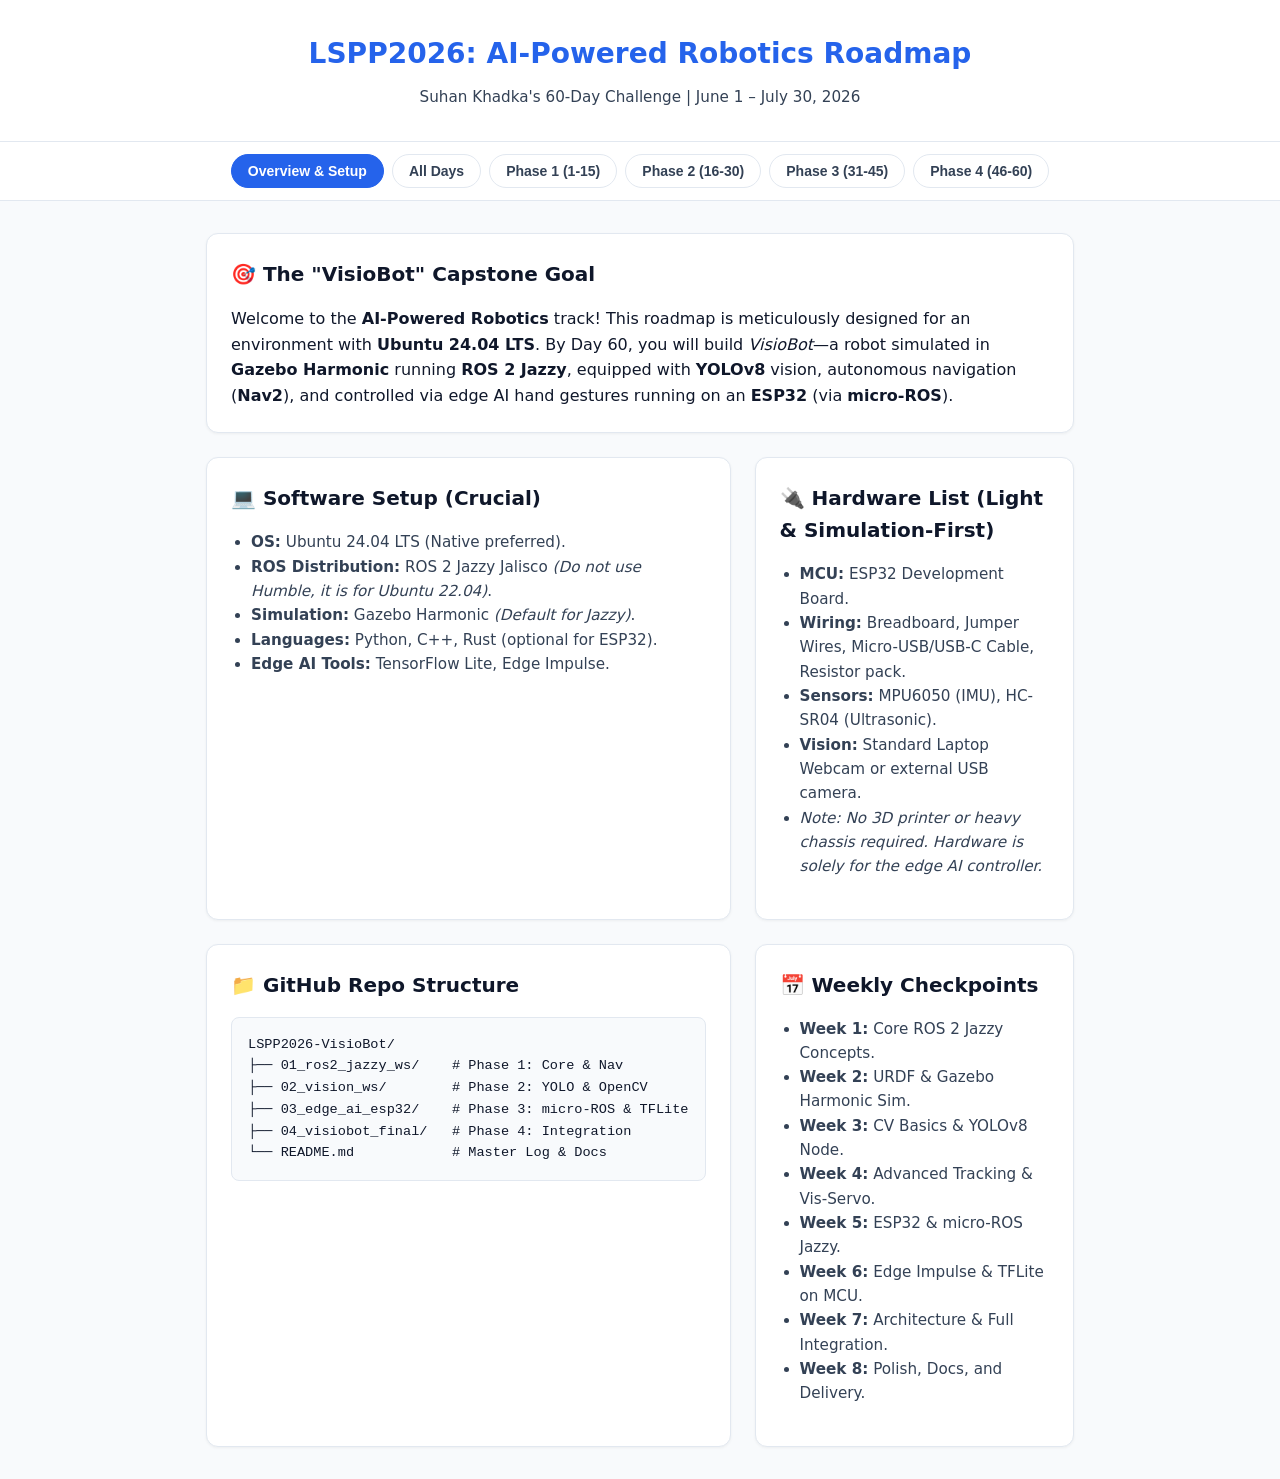
<file: LSPPDAY60/docs/gemini-code-1780160973417.html>
<!DOCTYPE html>
<html lang="en">
<head>
<meta charset="UTF-8">
<meta name="viewport" content="width=device-width, initial-scale=1.0">
<title>LSPP2026 60-Day Roadmap: AI-Powered Robotics</title>
<style>
    :root {
        --bg-main: #f8fafc;
        --bg-card: #ffffff;
        --text-main: #0f172a;
        --text-secondary: #334155;
        --text-tertiary: #64748b;
        --border-color: #e2e8f0;
        --primary: #2563eb;
        --primary-hover: #1d4ed8;
        --success: #059669;
        
        /* Tag Colors */
        --tag-ros-bg: #dbeafe; --tag-ros-txt: #1e40af;
        --tag-sim-bg: #dcfce7; --tag-sim-txt: #166534;
        --tag-cv-bg: #fef08a; --tag-cv-txt: #854d0e;
        --tag-edge-bg: #fee2e2; --tag-edge-txt: #991b1b;
        --tag-hw-bg: #ffedd5; --tag-hw-txt: #9a3412;
        --tag-cap-bg: #f3e8ff; --tag-cap-txt: #6b21a8;

        font-family: system-ui, -apple-system, "Segoe UI", Roboto, "Helvetica Neue", Arial, sans-serif;
    }

    * { box-sizing: border-box; margin: 0; padding: 0; }
    body { background-color: var(--bg-main); color: var(--text-main); line-height: 1.6; padding: 0; margin: 0; }
    
    header { background-color: var(--bg-card); border-bottom: 1px solid var(--border-color); padding: 2rem 1rem; text-align: center; }
    header h1 { font-size: 1.75rem; font-weight: 700; color: var(--primary); margin-bottom: 0.5rem; }
    header p { color: var(--text-secondary); font-size: 0.95rem; font-weight: 500; }

    .nav-container { display: flex; justify-content: center; background: var(--bg-card); padding: 0.75rem; border-bottom: 1px solid var(--border-color); position: sticky; top: 0; z-index: 100; flex-wrap: wrap; gap: 0.5rem; }
    .nav-btn { background: none; border: 1px solid var(--border-color); color: var(--text-secondary); padding: 0.5rem 1rem; border-radius: 9999px; font-size: 0.875rem; font-weight: 600; cursor: pointer; transition: all 0.2s; }
    .nav-btn:hover { background: var(--border-color); }
    .nav-btn.active { background: var(--primary); color: #fff; border-color: var(--primary); }

    .main-container { max-width: 900px; margin: 2rem auto; padding: 0 1rem; }

    /* Overview Styles */
    .overview-grid { display: grid; grid-template-columns: 1fr; gap: 1.5rem; }
    @media (min-width: 768px) { .overview-grid { grid-template-columns: 1fr 1fr; } }
    .card { background: var(--bg-card); border: 1px solid var(--border-color); border-radius: 0.75rem; padding: 1.5rem; box-shadow: 0 1px 3px rgba(0,0,0,0.05); }
    .card h2 { font-size: 1.25rem; font-weight: 600; margin-bottom: 1rem; color: var(--text-main); display: flex; align-items: center; gap: 0.5rem; }
    .card h3 { font-size: 1rem; font-weight: 600; margin: 1rem 0 0.5rem; }
    .card ul { padding-left: 1.25rem; margin-bottom: 1rem; color: var(--text-secondary); font-size: 0.95rem; }
    .card pre { background: var(--bg-main); padding: 1rem; border-radius: 0.5rem; font-size: 0.85rem; overflow-x: auto; border: 1px solid var(--border-color); }

    /* Search Bar */
    .search-wrapper { margin-bottom: 1.5rem; }
    .search-input { width: 100%; padding: 0.75rem 1rem; border: 1px solid var(--border-color); border-radius: 0.5rem; font-size: 1rem; outline: none; transition: border-color 0.2s; }
    .search-input:focus { border-color: var(--primary); box-shadow: 0 0 0 3px rgba(37,99,235,0.1); }

    /* Day Cards */
    .day-card { background: var(--bg-card); border: 1px solid var(--border-color); border-radius: 0.5rem; margin-bottom: 1rem; overflow: hidden; transition: transform 0.2s, box-shadow 0.2s; }
    .day-card:hover { box-shadow: 0 4px 6px -1px rgba(0,0,0,0.1); }
    .day-header { padding: 1rem 1.25rem; display: flex; align-items: center; justify-content: space-between; cursor: pointer; background: var(--bg-card); }
    .day-header:hover { background: #f8fafc; }
    .day-info { display: flex; align-items: center; gap: 1rem; flex: 1; }
    .day-num { background: var(--primary); color: #fff; font-weight: 700; font-size: 0.85rem; padding: 0.25rem 0.6rem; border-radius: 0.375rem; white-space: nowrap; }
    .day-title { font-weight: 600; font-size: 1.05rem; }
    .day-tags { display: flex; gap: 0.5rem; flex-wrap: wrap; margin-left: 1rem; }
    .tag { font-size: 0.75rem; font-weight: 600; padding: 0.1rem 0.5rem; border-radius: 9999px; text-transform: uppercase; }
    .icon-chevron { font-size: 1.2rem; color: var(--text-tertiary); transition: transform 0.3s; }
    .day-card.open .icon-chevron { transform: rotate(180deg); }
    
    .day-body { display: none; border-top: 1px solid var(--border-color); padding: 1.25rem; background: #fafafa; }
    .day-card.open .day-body { display: block; }

    .grid-2 { display: grid; grid-template-columns: 1fr; gap: 1rem; margin-bottom: 1rem; }
    @media (min-width: 768px) { .grid-2 { grid-template-columns: 1fr 1fr; } }
    
    .sec-title { font-size: 0.85rem; text-transform: uppercase; letter-spacing: 0.05em; font-weight: 700; color: var(--text-tertiary); margin-bottom: 0.25rem; }
    .sec-content { font-size: 0.95rem; color: var(--text-secondary); margin-bottom: 1rem; }
    .sec-content ul { padding-left: 1.25rem; }
    .sec-content li { margin-bottom: 0.25rem; }

    /* Tweet Box */
    .tweet-box { background: var(--bg-card); border: 1px solid #bae6fd; border-radius: 0.5rem; padding: 1rem; margin-bottom: 1rem; position: relative; }
    .tweet-text { font-family: monospace; font-size: 0.85rem; color: var(--text-secondary); white-space: pre-wrap; margin-bottom: 0.5rem; }
    .copy-btn { position: absolute; top: 0.5rem; right: 0.5rem; background: var(--primary); color: white; border: none; padding: 0.25rem 0.5rem; font-size: 0.75rem; border-radius: 0.25rem; cursor: pointer; }
    .copy-btn:hover { background: var(--primary-hover); }

    /* Links */
    .link-list { display: flex; flex-direction: column; gap: 0.5rem; }
    .link-item { display: inline-flex; align-items: center; gap: 0.5rem; font-size: 0.9rem; color: var(--primary); text-decoration: none; font-weight: 500; }
    .link-item:hover { text-decoration: underline; }

    /* Specific Tag Colors */
    .tag-ros2 { background: var(--tag-ros-bg); color: var(--tag-ros-txt); }
    .tag-sim { background: var(--tag-sim-bg); color: var(--tag-sim-txt); }
    .tag-vision { background: var(--tag-cv-bg); color: var(--tag-cv-txt); }
    .tag-edgeai { background: var(--tag-edge-bg); color: var(--tag-edge-txt); }
    .tag-hardware { background: var(--tag-hw-bg); color: var(--tag-hw-txt); }
    .tag-capstone { background: var(--tag-cap-bg); color: var(--tag-cap-txt); }
    
    .hidden { display: none !important; }
</style>
</head>
<body>

<header>
    <h1>LSPP2026: AI-Powered Robotics Roadmap</h1>
    <p>Suhan Khadka's 60-Day Challenge | June 1 – July 30, 2026</p>
</header>

<nav class="nav-container" id="navContainer">
    <button class="nav-btn active" data-target="overview">Overview & Setup</button>
    <button class="nav-btn" data-target="all">All Days</button>
    <button class="nav-btn" data-target="p1">Phase 1 (1-15)</button>
    <button class="nav-btn" data-target="p2">Phase 2 (16-30)</button>
    <button class="nav-btn" data-target="p3">Phase 3 (31-45)</button>
    <button class="nav-btn" data-target="p4">Phase 4 (46-60)</button>
</nav>

<div class="main-container">
    
    <div id="view-overview" class="view-section">
        <div class="overview-grid">
            <div class="card" style="grid-column: 1 / -1;">
                <h2>🎯 The "VisioBot" Capstone Goal</h2>
                <p>Welcome to the <strong>AI-Powered Robotics</strong> track! This roadmap is meticulously designed for an environment with <strong>Ubuntu 24.04 LTS</strong>. By Day 60, you will build <em>VisioBot</em>—a robot simulated in <strong>Gazebo Harmonic</strong> running <strong>ROS 2 Jazzy</strong>, equipped with <strong>YOLOv8</strong> vision, autonomous navigation (<strong>Nav2</strong>), and controlled via edge AI hand gestures running on an <strong>ESP32</strong> (via <strong>micro-ROS</strong>).</p>
            </div>

            <div class="card">
                <h2>💻 Software Setup (Crucial)</h2>
                <ul>
                    <li><strong>OS:</strong> Ubuntu 24.04 LTS (Native preferred).</li>
                    <li><strong>ROS Distribution:</strong> ROS 2 Jazzy Jalisco <em>(Do not use Humble, it is for Ubuntu 22.04)</em>.</li>
                    <li><strong>Simulation:</strong> Gazebo Harmonic <em>(Default for Jazzy)</em>.</li>
                    <li><strong>Languages:</strong> Python, C++, Rust (optional for ESP32).</li>
                    <li><strong>Edge AI Tools:</strong> TensorFlow Lite, Edge Impulse.</li>
                </ul>
            </div>

            <div class="card">
                <h2>🔌 Hardware List (Light & Simulation-First)</h2>
                <ul>
                    <li><strong>MCU:</strong> ESP32 Development Board.</li>
                    <li><strong>Wiring:</strong> Breadboard, Jumper Wires, Micro-USB/USB-C Cable, Resistor pack.</li>
                    <li><strong>Sensors:</strong> MPU6050 (IMU), HC-SR04 (Ultrasonic).</li>
                    <li><strong>Vision:</strong> Standard Laptop Webcam or external USB camera.</li>
                    <li><em>Note: No 3D printer or heavy chassis required. Hardware is solely for the edge AI controller.</em></li>
                </ul>
            </div>

            <div class="card">
                <h2>📁 GitHub Repo Structure</h2>
                <pre>
LSPP2026-VisioBot/
├── 01_ros2_jazzy_ws/    # Phase 1: Core & Nav
├── 02_vision_ws/        # Phase 2: YOLO & OpenCV
├── 03_edge_ai_esp32/    # Phase 3: micro-ROS & TFLite
├── 04_visiobot_final/   # Phase 4: Integration
└── README.md            # Master Log & Docs</pre>
            </div>

            <div class="card">
                <h2>📅 Weekly Checkpoints</h2>
                <ul>
                    <li><strong>Week 1:</strong> Core ROS 2 Jazzy Concepts.</li>
                    <li><strong>Week 2:</strong> URDF & Gazebo Harmonic Sim.</li>
                    <li><strong>Week 3:</strong> CV Basics & YOLOv8 Node.</li>
                    <li><strong>Week 4:</strong> Advanced Tracking & Vis-Servo.</li>
                    <li><strong>Week 5:</strong> ESP32 & micro-ROS Jazzy.</li>
                    <li><strong>Week 6:</strong> Edge Impulse & TFLite on MCU.</li>
                    <li><strong>Week 7:</strong> Architecture & Full Integration.</li>
                    <li><strong>Week 8:</strong> Polish, Docs, and Delivery.</li>
                </ul>
            </div>
        </div>
    </div>

    <div id="view-roadmap" class="view-section hidden">
        <div class="search-wrapper">
            <input type="text" id="searchInput" class="search-input" placeholder="Search days, tasks, or tags (e.g., 'Gazebo', 'YOLO', 'ROS2')...">
        </div>
        <div id="daysContainer">
            </div>
    </div>

</div>

<script>
// Data structure for the 60 days to keep HTML clean and avoid output truncation.
const roadmapData = [
  // PHASE 1
  {d:1, p:1, t:"ROS 2 Jazzy & Ubuntu 24.04 Setup", obj:"Install ROS 2 Jazzy on Ubuntu 24.04 and configure the workspace.", tsk:["Install Ubuntu 24.04 LTS (native or WSL2).","Install ROS 2 Jazzy Desktop following official docs.","Create a ros2_ws and src folder.","Initialize a git repository for your 60-day challenge."], out:"A fully functioning ROS 2 Jazzy environment ready for development.", time:"2h", del:"Terminal screenshot running the ROS 2 talker/listener demo.", ref:"Setting up the environment properly prevents 90% of future debugging headaches.", tw:"Day 1 of #LSPP2026! Kickstarting the AI-Robotics track. Installed ROS 2 Jazzy on Ubuntu 24.04 and ran my first talker/listener node! 🚀 #ROS2 #Robotics #LearnInPublic @lftechnology", ev:"Screenshot of terminal with talker/listener.", ln:[{txt:"ROS 2 Jazzy Installation",url:"https://docs.ros.org/en/jazzy/Installation/Ubuntu-Install-Debs.html"},{txt:"Creating a Workspace",url:"https://docs.ros.org/en/jazzy/Tutorials/Beginner-Client-Libraries/Creating-A-Workspace/Creating-A-Workspace.html"}], tag:["ROS2","Setup"]},
  {d:2, p:1, t:"Packages & Nodes (Python/C++)", obj:"Understand how to create ROS 2 packages and write basic nodes.", tsk:["Create a Python package named 'visiobot_core'.","Write a simple publisher node in Python.","Write a simple subscriber node in Python.","Build the workspace using 'colcon build'."], out:"Ability to create and build custom ROS 2 packages.", time:"2.5h", del:"Two terminals showing custom publisher and subscriber communicating.", ref:"Nodes are the fundamental building blocks; mastering them is step one.", tw:"Day 2/60: Wrote my first custom ROS 2 Jazzy nodes in Python! Publisher and Subscriber talking perfectly. 📡 #ROS2 #Python #LSPP2026", ev:"Code snippet of the publisher node.", ln:[{txt:"Creating a Package",url:"https://docs.ros.org/en/jazzy/Tutorials/Beginner-Client-Libraries/Creating-Your-First-ROS2-Package.html"},{txt:"Writing a Simple Pub/Sub (Python)",url:"https://docs.ros.org/en/jazzy/Tutorials/Beginner-Client-Libraries/Writing-A-Simple-Py-Publisher-And-Subscriber.html"}], tag:["ROS2"]},
  {d:3, p:1, t:"Mastering ROS 2 Topics", obj:"Deep dive into ROS 2 Topics, message types, and CLI tools.", tsk:["Use 'ros2 topic list' and 'ros2 topic echo'.","Understand standard message types (std_msgs).","Create a node that processes string messages and publishes modified strings.","Use rqt_graph to visualize your topic connections."], out:"Strong command over ROS 2 CLI tools for debugging topics.", time:"2h", del:"rqt_graph screenshot showing your custom nodes.", ref:"CLI tools are a robotics engineer's best friend for debugging.", tw:"Day 3/60: Deep dive into ROS 2 Topics and CLI tools. Using rqt_graph makes visualizing the network so satisfying! 🕸️ #ROS2 #LSPP2026", ev:"Screenshot of rqt_graph.", ln:[{txt:"Understanding Topics",url:"https://docs.ros.org/en/jazzy/Tutorials/Beginner-CLI-Tools/Understanding-ROS2-Topics/Understanding-ROS2-Topics.html"},{txt:"Using rqt_console",url:"https://docs.ros.org/en/jazzy/Tutorials/Beginner-CLI-Tools/Using-Rqt-Console/Using-Rqt-Console.html"}], tag:["ROS2"]},
  {d:4, p:1, t:"Services (Client/Server)", obj:"Implement synchronous request-response communication.", tsk:["Understand the difference between Topics and Services.","Write a Service Server that adds two numbers.","Write a Service Client to call the server.","Use 'ros2 service call' from the terminal."], out:"Ability to handle synchronous tasks in ROS 2.", time:"2.5h", del:"Terminal output showing a successful service call.", ref:"Services are perfect for distinct, quick computations where the system must wait.", tw:"Day 4/60: Moving from continuous streams to synchronous requests! Built a Service Client & Server in ROS 2 Jazzy today. 🔄 #LSPP2026", ev:"Terminal executing 'ros2 service call'.", ln:[{txt:"Understanding Services",url:"https://docs.ros.org/en/jazzy/Tutorials/Beginner-CLI-Tools/Understanding-ROS2-Services/Understanding-ROS2-Services.html"},{txt:"Writing a Service (Python)",url:"https://docs.ros.org/en/jazzy/Tutorials/Beginner-Client-Libraries/Writing-A-Simple-Py-Service-And-Client.html"}], tag:["ROS2"]},
  {d:5, p:1, t:"Actions for Long Tasks", obj:"Implement Actions for long-running, interruptible tasks.", tsk:["Learn the Action structure (Goal, Feedback, Result).","Write an Action Server that simulates a long movement.","Write an Action Client to send goals and print feedback.","Cancel an action mid-execution."], out:"Mastery of asynchronous long-running tasks with feedback.", time:"3h", del:"Terminal showing action feedback percentages and final result.", ref:"Actions are crucial for real robots (like 'drive to this location').", tw:"Day 5/60: Actions in ROS 2! These are essential for long-running tasks like robot navigation where you need constant feedback. 📍 #LSPP2026 #Robotics", ev:"Snippet of Action definition file (.action).", ln:[{txt:"Understanding Actions",url:"https://docs.ros.org/en/jazzy/Tutorials/Beginner-CLI-Tools/Understanding-ROS2-Actions/Understanding-ROS2-Actions.html"},{txt:"Writing an Action Server/Client",url:"https://docs.ros.org/en/jazzy/Tutorials/Intermediate/Writing-an-Action-Server-Client/Py.html"}], tag:["ROS2"]},
  {d:6, p:1, t:"Parameters & Launch Files", obj:"Manage node configurations and launch multiple nodes.", tsk:["Declare and use parameters in a Python node.","Write a Python launch file to start your pub, sub, and service nodes together.","Change parameters dynamically via CLI.","Organize your package to install launch files properly."], out:"Ability to scale up projects using robust launch scripts.", time:"2h", del:"Single terminal command launching 3+ nodes simultaneously.", ref:"Launch files take ROS 2 from a collection of scripts to a unified system.", tw:"Day 6/60: No more opening 5 different terminals! Wrote Python launch files to spin up my entire ROS 2 Jazzy workspace at once. 🚀 #LSPP2026", ev:"Code snippet of the launch.py file.", ln:[{txt:"Understanding Parameters",url:"https://docs.ros.org/en/jazzy/Tutorials/Beginner-CLI-Tools/Understanding-ROS2-Parameters/Understanding-ROS2-Parameters.html"},{txt:"Creating a Launch File",url:"https://docs.ros.org/en/jazzy/Tutorials/Intermediate/Launch/Creating-Launch-Files.html"}], tag:["ROS2"]},
  {d:7, p:1, t:"TF2 (Transformations)", obj:"Understand coordinate frames and spatial transformations.", tsk:["Install tf2_ros and related packages.","Learn the concept of tf trees (world -> base_link).","Write a static tf broadcaster node.","Use rqt_tf_tree and tf2_echo to debug."], out:"Solid grasp of robot spatial logic and coordinate math.", time:"3h", del:"A generated PDF/screenshot of rqt_tf_tree.", ref:"TF2 is the hardest concept for beginners, but it's the backbone of robotics.", tw:"Day 7/60: Tackling TF2 (Transforms). Understanding how robots calculate where their sensors are relative to their base is mind-bending but awesome! 📐 #ROS2 #LSPP2026", ev:"Image of an rqt_tf_tree graph.", ln:[{txt:"Introduction to tf2",url:"https://docs.ros.org/en/jazzy/Tutorials/Intermediate/Tf2/Introduction-To-Tf2.html"},{txt:"Writing a Static Broadcaster",url:"https://docs.ros.org/en/jazzy/Tutorials/Intermediate/Tf2/Writing-A-Tf2-Static-Broadcaster-Py.html"}], tag:["ROS2"]},
  {d:8, p:1, t:"URDF & Robot Modeling", obj:"Create a physical model of VisioBot using URDF.", tsk:["Learn URDF syntax (links, joints).","Create a basic 2-wheeled differential drive chassis in URDF.","Add visual and collision properties.","Write a launch file using robot_state_publisher."], out:"A custom 3D robot model ready for simulation.", time:"3h", del:"URDF XML file defining VisioBot.", ref:"Visualizing the robot chassis helps anchor the abstract code into reality.", tw:"Day 8/60: Built the physical skeleton of my robot 'VisioBot' using URDF today. Defining links and joints purely in XML! 🤖 #LSPP2026 #Robotics", ev:"Snippet of URDF code.", ln:[{txt:"Building a Visual Robot Model",url:"https://docs.ros.org/en/jazzy/Tutorials/Intermediate/URDF/Building-a-Visual-Robot-Model-with-URDF-from-Scratch.html"}], tag:["Sim"]},
  {d:9, p:1, t:"Visualizing in RViz2", obj:"Spawn and interact with the URDF model in RViz2.", tsk:["Launch the URDF in RViz2.","Use joint_state_publisher_gui to move the wheels manually.","Configure RViz2 displays (RobotModel, TF).","Save the RViz2 configuration file."], out:"Interactive visual debugging environment configured.", time:"2h", del:"Screenshot of VisioBot chassis rendering in RViz2.", ref:"RViz2 shows what the robot 'thinks' is happening. Gazebo shows what is *actually* happening.", tw:"Day 9/60: Bringing VisioBot into RViz2! Using joint_state_publisher to test the wheel rotations. It's alive! 👁️ #ROS2 #RViz2 #LSPP2026", ev:"Screenshot of RViz2 with the robot model.", ln:[{txt:"Using URDF with robot_state_publisher",url:"https://docs.ros.org/en/jazzy/Tutorials/Intermediate/URDF/Using-URDF-with-Robot-State-Publisher.html"}], tag:["Sim"]},
  {d:10, p:1, t:"Gazebo Harmonic Setup", obj:"Integrate ROS 2 Jazzy with Gazebo Harmonic.", tsk:["Install ros-jazzy-ros-gz packages.","Understand the ros_gz_bridge.","Create a simple Gazebo world file (.sdf).","Launch Gazebo Harmonic from a ROS 2 launch file."], out:"Connected ROS 2 and Gazebo Harmonic environments.", time:"3h", del:"Gazebo Harmonic running an empty world launched via ROS 2.", ref:"Gazebo Harmonic is the new standard (Ignition is deprecated). Adapting to modern tools is vital.", tw:"Day 10/60: Integrated ROS 2 Jazzy with Gazebo Harmonic! The modern simulation stack is looking incredibly sleek. 🌐 #Gazebo #ROS2 #LSPP2026", ev:"Screenshot of Gazebo Harmonic UI.", ln:[{txt:"Gazebo Harmonic Docs",url:"https://gazebosim.org/docs/harmonic/tutorials/"},{txt:"ROS 2 Integration (ros_gz)",url:"https://gazebosim.org/docs/harmonic/ros2_integration/"}], tag:["Sim"]},
  {d:11, p:1, t:"Spawning VisioBot in Gazebo", obj:"Bring the URDF model into the physics simulator.", tsk:["Convert/Adapt URDF to be compatible with Gazebo (add inertial tags).","Use the 'ros_gz_sim' spawn node in your launch file.","Verify gravity and collisions are working on the chassis.","Bridge the /tf topics."], out:"A physical robot responding to gravity in simulation.", time:"3h", del:"Video/GIF of the robot spawning and dropping onto the ground plane in Gazebo.", ref:"Getting inertias right is tedious but physically accurate simulation relies on it.", tw:"Day 11/60: Spawned VisioBot into Gazebo Harmonic physics engine today! Adding inertial properties so it falls and collides realistically. 💥 #Gazebo #LSPP2026", ev:"Short GIF of robot dropping into Gazebo world.", ln:[{txt:"Spawning URDF in Gazebo",url:"https://gazebosim.org/docs/harmonic/ros2_integration/#spawning-a-urdf"}], tag:["Sim"]},
  {d:12, p:1, t:"Differential Drive Plugin", obj:"Make the robot move using ROS 2 commands.", tsk:["Add the Gazebo DiffDrive plugin to your URDF/SDF.","Configure the plugin topics (cmd_vel, odom).","Bridge cmd_vel and odom between ROS 2 and Gazebo.","Drive the robot using 'ros2 run teleop_twist_keyboard'."], out:"A fully drivable simulated robot.", time:"3h", del:"Terminal running teleop alongside Gazebo showing the robot moving.", ref:"First time driving the robot is the 'Hello World' of actual robotics.", tw:"Day 12/60: WE HAVE MOVEMENT! 🚗 Hooked up the DiffDrive plugin in Gazebo Harmonic and drove VisioBot around using my keyboard! #ROS2 #LSPP2026", ev:"Split screen screenshot: teleop terminal and Gazebo.", ln:[{txt:"Gazebo Harmonic Plugins",url:"https://gazebosim.org/docs/harmonic/using_plugins/"},{txt:"ROS 2 Teleop Setup",url:"https://docs.ros.org/en/jazzy/Tutorials/Beginner-CLI-Tools/Understanding-ROS2-Topics/Understanding-ROS2-Topics.html#ros2-topic-pub"}], tag:["Sim"]},
  {d:13, p:1, t:"SLAM Toolbox Intro", obj:"Generate a map of a Gazebo world using simulated LiDAR.", tsk:["Add a LiDAR sensor (GPU Ray) to VisioBot in URDF.","Bridge the /scan topic.","Install and configure slam_toolbox.","Drive the robot around a custom Gazebo world to generate a 2D occupancy grid map."], out:"A generated map file (.yaml and .pgm).", time:"3.5h", del:"Screenshot of RViz2 showing the actively generating map.", ref:"SLAM bridges the gap between hardware sensors and spatial awareness.", tw:"Day 13/60: Mapping the digital world! Attached a simulated LiDAR and used SLAM Toolbox to map a custom Gazebo environment. 🗺️ #SLAM #ROS2 #LSPP2026", ev:"Screenshot of the generated map in RViz2.", ln:[{txt:"SLAM Toolbox GitHub",url:"https://github.com/SteveMacenski/slam_toolbox"},{txt:"Gazebo Sensors",url:"https://gazebosim.org/docs/harmonic/sensors/"}], tag:["ROS2","Sim"]},
  {d:14, p:1, t:"Nav2 Stack Fundamentals", obj:"Configure Nav2 for autonomous point-to-point navigation.", tsk:["Install ros-jazzy-navigation2 and nav2-bringup.","Configure costmaps (global and local) for VisioBot.","Launch Nav2 using the map generated yesterday.","Use RViz2 '2D Goal Pose' to command the robot."], out:"A robot capable of autonomous path planning and obstacle avoidance.", time:"4h", del:"Video of the robot autonomously navigating around an obstacle to reach a goal.", ref:"Nav2 is highly complex; focus on getting the default parameters working first.", tw:"Day 14/60: Autonomous Navigation achieved! Configured Nav2 stack, and VisioBot can now plan paths and dodge obstacles on its own. 🧠🤖 #Nav2 #LSPP2026", ev:"Screenshot of Nav2 costmaps in RViz2.", ln:[{txt:"Nav2 Official Documentation",url:"https://docs.nav2.org/"},{txt:"Nav2 Getting Started",url:"https://docs.nav2.org/getting_started/index.html"}], tag:["ROS2","Sim"]},
  {d:15, p:1, t:"Phase 1 Capstone", obj:"Consolidate Phase 1 into a clean, reproducible launch package.", tsk:["Create a master launch file bringing up Gazebo, RViz, SLAM/Nav2, and the robot.","Document the workspace setup in a README.md.","Push Phase 1 to GitHub.","Review Jazzy/Harmonic specifics learned."], out:"A professional, portfolio-ready simulation workspace.", time:"3h", del:"GitHub repository link with a comprehensive README.", ref:"Phase 1 built the body and the navigation brain. Next phase gives it eyes.", tw:"Day 15/60: Phase 1 Complete! 🎉 Built a fully autonomous, simulated robot stack using ROS 2 Jazzy and Gazebo Harmonic. Code is pushed and documented. Ready for Computer Vision! #LSPP2026", ev:"Link to GitHub Repo.", ln:[{txt:"Writing Good READMEs",url:"https://docs.github.com/en/repositories/managing-your-repositorys-settings-and-features/customizing-your-repository/about-readmes"}], tag:["Capstone"]},

  // PHASE 2
  {d:16, p:2, t:"ROS 2 Image Transport", obj:"Understand how images move through a ROS 2 network.", tsk:["Add a simulated camera sensor to VisioBot in Gazebo.","Bridge the image topic to ROS 2.","Use rqt_image_view to view the camera feed.","Analyze bandwidth usage of raw images."], out:"Live camera feed inside the ROS 2 ecosystem.", time:"2h", del:"Screenshot of rqt_image_view showing the Gazebo camera perspective.", ref:"Images are huge data streams; understanding compression and transport is key.", tw:"Day 16/60: Kicking off Phase 2 - Computer Vision! VisioBot now has eyes. Mounted a simulated camera in Gazebo and streaming it via ROS 2 topics. 📷 #LSPP2026 #ComputerVision", ev:"Screenshot of rqt_image_view.", ln:[{txt:"Image Transport Tutorial",url:"https://docs.ros.org/en/jazzy/Tutorials/Advanced/Image-Transport.html"},{txt:"Gazebo Camera Sensor",url:"https://gazebosim.org/docs/harmonic/sensors/"}], tag:["Vision"]},
  {d:17, p:2, t:"CvBridge & OpenCV Basics", obj:"Bridge ROS 2 Image messages to OpenCV format.", tsk:["Install OpenCV and cv_bridge.","Write a Python node that subscribes to the camera topic.","Convert ROS Image to OpenCV format.","Apply a basic OpenCV filter (e.g., Canny edge detection) and republish."], out:"Ability to manipulate ROS image streams with OpenCV.", time:"3h", del:"Terminal output and rqt_image_view showing edge-detected output.", ref:"cv_bridge is the essential glue between ROS architecture and CV algorithms.", tw:"Day 17/60: Bridged the gap between ROS 2 and OpenCV using cv_bridge! Successfully applying live edge-detection filters to the robot's camera feed. 👁️💻 #OpenCV #LSPP2026", ev:"Side-by-side raw image and edge-detected image.", ln:[{txt:"cv_bridge Tutorial",url:"https://docs.ros.org/en/jazzy/Tutorials/Advanced/CV-Bridge.html"},{txt:"OpenCV Image Processing",url:"https://docs.opencv.org/4.x/d2/d96/tutorial_py_table_of_contents_imgproc.html"}], tag:["Vision"]},
  {d:18, p:2, t:"Object Detection Concepts", obj:"Review modern object detection architectures.", tsk:["Study the difference between Image Classification, Object Detection, and Segmentation.","Understand YOLO architecture concepts (single-shot detection, anchor boxes).","Setup a Python virtual environment for deep learning outside ROS 2 to test."], out:"Solid theoretical foundation before implementation.", time:"2h", del:"A short markdown summary in your repo of how YOLO works.", ref:"Don't treat ML models as black boxes; understand the tensor shapes in and out.", tw:"Day 18/60: Taking a step back to study the theory behind YOLO and single-shot object detectors. Setting up the deep learning environments for tomorrow! 🧠 #MachineLearning #LSPP2026", ev:"Photo of hand-drawn notes on YOLO architecture.", ln:[{txt:"Understanding Object Detection",url:"https://huggingface.co/tasks/object-detection"},{txt:"Ultralytics Docs",url:"https://docs.ultralytics.com/"}], tag:["Vision"]},
  {d:19, p:2, t:"YOLOv8 Setup & Inference", obj:"Run YOLOv8 on images and video streams.", tsk:["Install ultralytics package (pip install ultralytics).","Download yolov8n.pt (Nano model for speed).","Write a standalone Python script to run inference on a local video file.","Extract bounding box coordinates and class labels from the result object."], out:"Working YOLOv8 inference pipeline in pure Python.", time:"2.5h", del:"Terminal printing bounding box coordinates.", ref:"The Nano model is crucial for robotics where CPU/GPU resources are limited.", tw:"Day 19/60: YOLOv8 is running! Implemented the Ultralytics Nano model in Python to extract live bounding box coordinates. It's incredibly fast. ⚡ #YOLOv8 #AI #LSPP2026", ev:"Screenshot of bounding box output.", ln:[{txt:"Ultralytics Quickstart",url:"https://docs.ultralytics.com/quickstart/"},{txt:"YOLOv8 Python Usage",url:"https://docs.ultralytics.com/usage/python/"}], tag:["Vision"]},
  {d:20, p:2, t:"YOLOv8 as a ROS 2 Node", obj:"Integrate the YOLOv8 pipeline into a ROS 2 node.", tsk:["Create a new package 'visiobot_vision'.","Write a node subscribing to the camera topic, running YOLO inference, and publishing custom 'DetectionArray' messages.","Republish an image with drawn bounding boxes for rqt_image_view."], out:"A realtime object detection ROS 2 pipeline.", time:"3.5h", del:"RViz2 or rqt showing live bounding boxes on simulated objects.", ref:"Combining ROS callbacks with heavy ML inference requires careful handling to avoid lag.", tw:"Day 20/60: Full Integration! YOLOv8 is now officially a ROS 2 node running on VisioBot's camera feed. Publishing detection arrays directly into the ROS network! 🎯 #ROS2 #YOLOv8 #LSPP2026", ev:"Screenshot of rqt_image_view with YOLO bounding boxes.", ln:[{txt:"Ultralytics YOLO Docs",url:"https://docs.ultralytics.com/"},{txt:"ROS 2 Custom Messages",url:"https://docs.ros.org/en/jazzy/Tutorials/Beginner-Client-Libraries/Custom-ROS2-Interfaces.html"}], tag:["Vision","ROS2"]},
  {d:21, p:2, t:"Object Tracking (ByteTrack)", obj:"Maintain object identities across frames.", tsk:["Understand the difference between detection and tracking.","Enable the built-in ByteTrack tracker in Ultralytics YOLOv8 (`model.track()`).","Publish the object ID alongside the bounding box in your ROS 2 node.","Test with multiple identical objects in Gazebo."], out:"Node capable of tracking unique objects persistently.", time:"3h", del:"Terminal output showing persistent IDs for objects.", ref:"Tracking is required for logic like 'follow THAT specific person'.", tw:"Day 21/60: Upgraded VisioBot's vision with ByteTrack! Now it doesn't just detect objects, it tracks their unique identities across frames. 🆔 #ComputerVision #LSPP2026", ev:"Snippet of terminal output showing tracking IDs.", ln:[{txt:"Ultralytics Tracking Docs",url:"https://docs.ultralytics.com/modes/track/"}], tag:["Vision"]},
  {d:22, p:2, t:"ArUco Marker Basics", obj:"Detect fiducial markers for precise pose estimation.", tsk:["Generate ArUco markers using OpenCV.","Place a marker texture onto a box in the Gazebo world.","Write a ROS 2 node using OpenCV's `aruco.detectMarkers()` to find it in the camera feed."], out:"Reliable detection of precise visual markers.", time:"2.5h", del:"Image feed highlighting the detected ArUco marker corners.", ref:"YOLO is great for semantic 'what is this', ArUco is perfect for precise 'exactly where is this'.", tw:"Day 22/60: Added ArUco marker detection! While YOLO gives semantic understanding, ArUco markers provide millimeter-perfect reference points for robotics. 📍 #OpenCV #LSPP2026", ev:"Screenshot of detected ArUco marker.", ln:[{txt:"OpenCV ArUco Detection",url:"https://docs.opencv.org/4.x/d5/dae/tutorial_aruco_detection.html"}], tag:["Vision"]},
  {d:23, p:2, t:"ArUco Pose Estimation", obj:"Calculate 3D pose from a 2D ArUco marker.", tsk:["Extract camera intrinsics (camera_info topic).","Use `cv2.solvePnP` to estimate the marker's 3D pose relative to the camera.","Publish the marker's pose as a TF2 transform."], out:"Realtime 3D localization of an object using monocular vision.", time:"3.5h", del:"RViz2 displaying a TF frame explicitly located at the marker's position.", ref:"This is where 2D pixels translate into 3D robot workspace coordinates.", tw:"Day 23/60: The math gets real! Used solvePnP to convert 2D ArUco pixels into a full 3D spatial transform in RViz2. VisioBot knows exactly where the target is. 📐 #TF2 #ROS2 #LSPP2026", ev:"Screenshot of RViz2 showing the new TF frame.", ln:[{txt:"OpenCV Pose Estimation",url:"https://docs.opencv.org/4.x/d5/d1f/calib3d_solvePnP.html"},{txt:"TF2 Broadcaster",url:"https://docs.ros.org/en/jazzy/Tutorials/Intermediate/Tf2/Writing-A-Tf2-Broadcaster-Py.html"}], tag:["Vision"]},
  {d:24, p:2, t:"Monocular Depth (MiDaS)", obj:"Estimate depth from a standard 2D camera.", tsk:["Understand limitations of purely 2D cameras.","Load a MiDaS model via PyTorch Hub (or TFLite).","Run inference on the camera stream to generate a depth map.","Publish the depth map as a ROS `sensor_msgs/Image`."], out:"A simulated RGB-D sensor using only ML.", time:"3h", del:"Side-by-side view of RGB feed and generated Depth map.", ref:"MiDaS provides relative depth, which is amazing for obstacle avoidance when LiDAR fails.", tw:"Day 24/60: Who needs an expensive depth camera? Used the MiDaS ML model to generate a real-time depth map from a standard 2D webcam feed in ROS 2! 🌌 #DeepLearning #LSPP2026", ev:"Side by side RGB and Depth maps.", ln:[{txt:"MiDaS PyTorch Hub",url:"https://pytorch.org/hub/intelisl_midas_v2/"}], tag:["Vision"]},
  {d:25, p:2, t:"PointCloud2 Basics", obj:"Understand 3D spatial data representation in ROS 2.", tsk:["Replace the standard camera in Gazebo with an RGB-D camera (realsense simulation).","Subscribe to the `sensor_msgs/PointCloud2` topic.","Visualize the point cloud in RViz2.","Write a basic node to read point cloud data using `sensor_msgs_py.point_cloud2`."], out:"Familiarity with manipulating 3D point clouds.", time:"2h", del:"RViz2 screenshot showing full 3D point cloud of the environment.", ref:"Point clouds are heavy. Efficient processing is required.", tw:"Day 25/60: Upgraded to an RGB-D sensor in simulation. Working with PointCloud2 data in ROS 2 is fascinating—seeing the world in 3D data points! 🧊 #ROS2 #LSPP2026", ev:"Screenshot of RViz2 point cloud.", ln:[{txt:"PointCloud2 Message",url:"http://docs.ros.org/en/jazzy/p/sensor_msgs/interfaces/msg/PointCloud2.html"}], tag:["Vision"]},
  {d:26, p:2, t:"PCL (Point Cloud Library)", obj:"Filter and process point clouds.", tsk:["Install `pcl_ros` or use Python `open3d` as an alternative.","Apply a VoxelGrid filter to downsample the cloud.","Apply a PassThrough filter to remove the floor.","Publish the filtered cloud."], out:"Optimized 3D data ready for navigation or manipulation.", time:"3h", del:"RViz2 showing the much sparser, optimized point cloud.", ref:"Raw point clouds freeze networks; voxelization saves the day.", tw:"Day 26/60: Point clouds are heavy! Implemented VoxelGrid filtering today to downsample the 3D data while retaining the environmental structure. Efficiency is key. 📉 #PCL #Robotics #LSPP2026", ev:"Before and after point cloud density images.", ln:[{txt:"PCL VoxelGrid Tutorial",url:"https://pcl.readthedocs.io/projects/tutorials/en/master/voxel_grid.html"}], tag:["Vision"]},
  {d:27, p:2, t:"Visual Servoing Concepts", obj:"Design a control loop based on visual input.", tsk:["Learn Image-Based Visual Servoing (IBVS) vs Position-Based (PBVS).","Design a simple P-controller (Proportional) in Python.","Logic: If bounding box center is to the left of image center, output angular velocity left."], out:"A control algorithm mapped out for implementation.", time:"2h", del:"A flowchart or pseudocode in your repo explaining the control loop.", ref:"Closing the loop between Vision and Motion is the essence of autonomous robotics.", tw:"Day 27/60: Designing the brain! Mapping out the Proportional control algorithms for Visual Servoing. Soon VisioBot will move based purely on what it sees. 🧠👀 #ControlSystems #LSPP2026", ev:"Photo of control loop flowchart.", ln:[{txt:"Visual Servoing Overview",url:"https://en.wikipedia.org/wiki/Visual_servoing"}], tag:["Vision","Sim"]},
  {d:28, p:2, t:"Visual Servoing Implementation", obj:"Write the ROS 2 node connecting YOLO to cmd_vel.", tsk:["Create 'visual_tracker_node'.","Subscribe to your custom YOLO 'DetectionArray'.","Calculate error = (image_center_x - bounding_box_center_x).","Publish `geometry_msgs/Twist` to rotate the robot toward the object."], out:"A robot that rotates to face detected objects.", time:"3.5h", del:"Video of a box moving in Gazebo, and the robot spinning to keep it in view.", ref:"Tuning the P-gain is a delicate balance between sluggishness and oscillation.", tw:"Day 28/60: The loop is closed! Wrote the visual servoing node. VisioBot now actively rotates its chassis to keep YOLO-detected objects perfectly centered in its vision. 🔄 #ROS2 #LSPP2026", ev:"Short GIF of robot tracking an object.", ln:[{txt:"geometry_msgs/Twist",url:"https://docs.ros2.org/latest/api/geometry_msgs/msg/Twist.html"}], tag:["Vision","Sim"]},
  {d:29, p:2, t:"Object Following in Gazebo", obj:"Add forward motion to the visual servoing.", tsk:["Calculate distance error using bounding box size (larger box = closer).","Add linear velocity to the `Twist` message based on size error.","Spawn a moving human/box model in Gazebo.","Tune linear and angular P-gains together."], out:"A robot that follows a specific object like a pet.", time:"3h", del:"Video of VisioBot following a moving target smoothly in simulation.", ref:"Coupling linear and angular velocity often requires limiting maximum speeds for stability.", tw:"Day 29/60: VisioBot is now a loyal follower! Combined angular and linear visual servoing so it tracks and follows a specific object autonomously in Gazebo. 🐕‍🦺 #Robotics #ComputerVision #LSPP2026", ev:"Video of robot following target.", ln:[{txt:"PID Control Basics",url:"https://en.wikipedia.org/wiki/PID_controller"}], tag:["Vision","Sim"]},
  {d:30, p:2, t:"Phase 2 Capstone", obj:"Clean, document, and push the vision workspace.", tsk:["Organize the YOLO node, ArUco node, and Tracker node.","Write a launch file that brings up Phase 1 (robot) + Phase 2 (vision + servoing).","Update the master README with Phase 2 capabilities.","Push to GitHub."], out:"A well-documented, vision-capable robotics portfolio project.", time:"2h", del:"GitHub commit and updated README with GIFs of object following.", ref:"Phase 2 is the 'cool factor'. Phase 3 brings in the embedded engineering.", tw:"Day 30/60: Halfway mark! Phase 2 is complete. VisioBot can now detect, track, and follow objects using YOLOv8 and visual servoing. Repo is updated. Bring on the Edge AI! 🎉 #LSPP2026 #ROS2", ev:"Link to updated repo and a highlight GIF.", ln:[{txt:"Writing Good READMEs",url:"https://docs.github.com/en/repositories/managing-your-repositorys-settings-and-features/customizing-your-repository/about-readmes"}], tag:["Capstone"]},

  // PHASE 3
  {d:31, p:3, t:"ESP32 & PlatformIO Setup", obj:"Prepare the embedded development environment.", tsk:["Install VS Code and the PlatformIO extension.","Create a new project for the ESP32 Dev Module (Arduino Framework).","Write a basic blink and serial print script.","Flash to the physical ESP32 and monitor output."], out:"Functioning ESP32 development workflow on Ubuntu.", time:"2h", del:"PlatformIO terminal showing 'SUCCESS' build and serial monitor output.", ref:"PlatformIO is vastly superior to the Arduino IDE for complex C++ projects.", tw:"Day 31/60: Kicking off Phase 3: Edge AI & Embedded! Set up PlatformIO for my ESP32. Say goodbye to the standard Arduino IDE, proper C++ project structures from here on out! 🔌 #ESP32 #LSPP2026", ev:"Screenshot of VSCode with PlatformIO.", ln:[{txt:"PlatformIO VSCode Guide",url:"https://docs.platformio.org/en/latest/integration/ide/vscode.html"}], tag:["Hardware"]},
  {d:32, p:3, t:"Reading ESP32 Sensors", obj:"Interface basic hardware sensors.", tsk:["Wire the MPU6050 (IMU) via I2C to the ESP32.","Install the Adafruit MPU6050 library.","Read accelerometer and gyroscope data.","Optional: Wire the HC-SR04 ultrasonic sensor and read distance."], out:"Raw data acquisition from physical sensors.", time:"3h", del:"Serial monitor showing steady streams of X,Y,Z acceleration data.", ref:"Clean sensor data is the prerequisite for any Edge AI processing.", tw:"Day 32/60: Hooked up the MPU6050 IMU to the ESP32 via I2C. Pulling raw accelerometer and gyroscope data. Real-world physics entering the MCU! ⚡ #EmbeddedSystems #LSPP2026", ev:"Photo of breadboard setup and serial monitor.", ln:[{txt:"Adafruit MPU6050 Guide",url:"https://learn.adafruit.com/mpu6050-6-dof-accelerometer-and-gyro/overview"}], tag:["Hardware"]},
  {d:33, p:3, t:"micro-ROS Jazzy Agent Setup", obj:"Install the bridge between the MCU and ROS 2.", tsk:["Understand the micro-ROS architecture (Client on ESP32, Agent on PC).","Clone the micro_ros_setup repo for Jazzy on Ubuntu.","Build the micro-ROS agent workspace using colcon.","Run the agent via Docker or native execution."], out:"A running micro-ROS agent listening on serial/UDP.", time:"2.5h", del:"Terminal showing the micro-ROS agent waiting for connections.", ref:"The Agent translates the lightweight MCU protocol (XRCE-DDS) into standard ROS 2.", tw:"Day 33/60: Bridging the gap between deeply embedded systems and high-level ROS 2! Built and ran the micro-ROS Agent for Jazzy on my Ubuntu machine. 🌉 #microROS #ROS2 #LSPP2026", ev:"Terminal screenshot of micro-ROS agent running.", ln:[{txt:"micro-ROS Official Site",url:"https://micro.ros.org/"},{txt:"micro-ROS Agent Setup",url:"https://micro.ros.org/docs/tutorials/core/first_application_linux/"}], tag:["EdgeAI","ROS2"]},
  {d:34, p:3, t:"micro-ROS ESP32 Publisher", obj:"Publish ROS 2 messages directly from the ESP32.", tsk:["Add the `micro_ros_platformio` library to your ESP32 project.","Configure the transport (Serial via USB).","Write C code to initialize a ROS 2 node on the ESP32.","Publish a simple `std_msgs/Int32` message.","Use `ros2 topic echo` on Ubuntu to verify receipt."], out:"ESP32 communicating natively on the ROS 2 graph.", time:"3.5h", del:"Ubuntu terminal echoing messages generated entirely by the ESP32.", ref:"Seeing an MCU publish standard ROS 2 messages feels like magic.", tw:"Day 34/60: IT WORKS! My ESP32 is now a native ROS 2 node! Publishing messages over USB Serial directly into the ROS 2 Jazzy network using micro-ROS. 🪄 #ESP32 #microROS #LSPP2026", ev:"Split screen: PlatformIO code and ROS 2 topic echo.", ln:[{txt:"micro_ros_platformio GitHub",url:"https://github.com/micro-ROS/micro_ros_platformio"}], tag:["EdgeAI","Hardware"]},
  {d:35, p:3, t:"micro-ROS Sensor Integration", obj:"Publish real IMU data to ROS 2.", tsk:["Combine Day 32 (IMU) and Day 34 (micro-ROS).","Publish the MPU6050 data using the `sensor_msgs/Imu` message type.","View the live IMU data in RViz2 on Ubuntu."], out:"A physical, ROS-integrated IMU sensor.", time:"3h", del:"RViz2 displaying an IMU plugin matching the physical board's tilt.", ref:"Converting raw analog/I2C data into standardized ROS messages ensures compatibility across the ecosystem.", tw:"Day 35/60: Hooked the physical MPU6050 into micro-ROS. My ESP32 is now publishing standard sensor_msgs/Imu directly to RViz2! Twisting the board rotates the vector on screen. 🛹 #ROS2 #LSPP2026", ev:"Video showing physical board twisting and RViz2 IMU vector reacting.", ln:[{txt:"sensor_msgs/Imu API",url:"https://docs.ros2.org/latest/api/sensor_msgs/msg/Imu.html"}], tag:["Hardware","ROS2"]},
  {d:36, p:3, t:"Intro to Edge AI (TFLM)", obj:"Understand TensorFlow Lite for Microcontrollers.", tsk:["Study how ML models are compressed for MCUs (under 500KB RAM).","Install the TFLite Micro library in PlatformIO.","Run the classic 'hello_world' sine wave model on the ESP32.","Monitor the output via serial plotter."], out:"A working neural network inference on a microcontroller.", time:"2h", del:"Serial plotter showing a sine wave generated by an ML model, not a math function.", ref:"Running AI on a $5 chip completely changes how you think about compute deployment.", tw:"Day 36/60: First Edge AI deployment! Ran a TensorFlow Lite for Microcontrollers (TFLM) neural net on the ESP32. Generating a sine wave purely through inference. 🧠🔋 #TinyML #LSPP2026", ev:"Screenshot of Serial Plotter.", ln:[{txt:"TFLite for Microcontrollers",url:"https://www.tensorflow.org/lite/microcontrollers"}], tag:["EdgeAI"]},
  {d:37, p:3, t:"TFLite Model Conversion", obj:"Convert a standard Python model to TFLite format.", tsk:["Write a simple Keras sequential model in a Python notebook.","Train it on dummy data (e.g., classifying XYZ thresholds).","Use `tf.lite.TFLiteConverter` to convert to `.tflite`.","Use `xxd -i` to convert the `.tflite` binary into a C byte array."], out:"A C-header file containing a trained neural network.", time:"2.5h", del:"The `model.h` file containing the C byte array.", ref:"The bridge between powerful Python GPUs and tiny C++ MCUs is the byte array.", tw:"Day 37/60: The bridge from Python to C++. Trained a small Keras model, converted it to TFLite, and exported it as a C byte array using xxd. Ready for the ESP32!  پلی #MachineLearning #LSPP2026", ev:"Snippet of the C byte array header file.", ln:[{txt:"TFLite Converter",url:"https://www.tensorflow.org/lite/convert"}], tag:["EdgeAI"]},
  {d:38, p:3, t:"Model Quantization", obj:"Shrink the model size to fit on the ESP32.", tsk:["Apply Post-Training Quantization (PTQ) during the TFLite conversion.","Convert weights from Float32 to INT8.","Compare the file size of the original `.tflite` vs the quantized `.tflite`."], out:"A highly optimized, memory-efficient ML model.", time:"2h", del:"Terminal output comparing file sizes (usually a 4x reduction).", ref:"Quantization sacrifices a tiny bit of accuracy for massive gains in speed and memory.", tw:"Day 38/60: Optimizing for the edge! Applied INT8 post-training quantization to shrink my model size by 4x. Crucial when you only have 520KB of SRAM on an ESP32. 🗜️ #TinyML #LSPP2026", ev:"Screenshot showing file size comparison.", ln:[{txt:"Post-training Quantization",url:"https://www.tensorflow.org/lite/performance/post_training_quantization"}], tag:["EdgeAI"]},
  {d:39, p:3, t:"Edge Impulse Setup", obj:"Use a professional platform for TinyML.", tsk:["Create an account on Edge Impulse.","Install the Edge Impulse CLI on Ubuntu.","Connect the ESP32 to Edge Impulse using the data forwarder.","Collect 5 minutes of IMU data for 3 distinct hand gestures (e.g., Swipe Left, Swipe Right, Idle)."], out:"A labeled dataset of physical IMU gestures.", time:"3h", del:"Edge Impulse dashboard showing your collected data samples.", ref:"Data collection is 80% of the work in real-world ML. Edge Impulse makes it seamless.", tw:"Day 39/60: Switched to Edge Impulse for professional TinyML workflow. Forwarding ESP32 IMU data live to the cloud and building a dataset of physical hand gestures! 🖐️📈 #EdgeImpulse #LSPP2026", ev:"Screenshot of Edge Impulse data acquisition tab.", ln:[{txt:"Edge Impulse Docs",url:"https://docs.edgeimpulse.com/docs/"},{txt:"Data Forwarder",url:"https://docs.edgeimpulse.com/docs/edge-impulse-cli/cli-data-forwarder"}], tag:["EdgeAI"]},
  {d:40, p:3, t:"Edge Impulse Training", obj:"Train a gesture recognition model.", tsk:["Create an Impulse: Time Series data -> Spectral Analysis -> Neural Network.","Tune the DSP block (Spectral Analysis) parameters.","Train the Neural Network.","Review the Confusion Matrix and Model Testing accuracy."], out:"A trained model capable of classifying gestures.", time:"2.5h", del:"Confusion matrix screenshot showing >85% accuracy.", ref:"The DSP block is just as important as the Neural Network block for time-series data.", tw:"Day 40/60: Training the gesture model! Used Spectral Analysis DSP blocks fed into a dense Neural Net on Edge Impulse. Hit 92% accuracy on the test set! 🎯 #TinyML #MachineLearning #LSPP2026", ev:"Screenshot of the confusion matrix.", ln:[{txt:"Continuous Motion Recognition",url:"https://docs.edgeimpulse.com/docs/tutorials/end-to-end-tutorials/continuous-motion-recognition"}], tag:["EdgeAI"]},
  {d:41, p:3, t:"Deploying to ESP32", obj:"Run the trained gesture model locally.", tsk:["Export the model as an Arduino/C++ Library from Edge Impulse.","Import it into your PlatformIO project.","Write the inference loop: feed live IMU data into `run_classifier()`.","Print the predicted gesture to the serial monitor."], out:"ESP32 running realtime gesture classification disconnected from the cloud.", time:"3h", del:"Video of you performing a gesture and the serial monitor printing 'Swipe Left'.", ref:"Realtime on-device inference is incredibly fast and preserves privacy.", tw:"Day 41/60: Deployed the Edge Impulse C++ library back to the ESP32! It is now classifying hand gestures in real-time, completely offline. Edge AI is mind-blowing. 🧠📉 #ESP32 #EdgeImpulse #LSPP2026", ev:"Video of physical gesture and terminal output.", ln:[{txt:"Deploying to C++",url:"https://docs.edgeimpulse.com/docs/deployment/running-your-impulse-locally"}], tag:["EdgeAI","Hardware"]},
  {d:42, p:3, t:"ONNX Runtime Basics", obj:"Understand framework-agnostic deployment.", tsk:["Study what ONNX (Open Neural Network Exchange) is.","Export a basic model (like scikit-learn or PyTorch) to ONNX format.","(Conceptual) Review how ONNX Runtime allows deploying to various edge targets compared to TFLite."], out:"Understanding of the broader edge AI ecosystem beyond TFLite.", time:"2h", del:"Short markdown note comparing TFLite and ONNX Runtime.", ref:"TFLM is great for ESP32, but ONNX is crucial for deploying on Jetson Nanos or Intel chips.", tw:"Day 42/60: Taking a breather to study the broader ecosystem. Learning ONNX Runtime for framework-agnostic model deployment. Essential knowledge for diverse hardware architectures! 🌐 #AI #LSPP2026", ev:"Photo of notes comparing TFLite and ONNX.", ln:[{txt:"ONNX Runtime Docs",url:"https://onnxruntime.ai/docs/"}], tag:["EdgeAI"]},
  {d:43, p:3, t:"MCU AI to ROS 2 Integration", obj:"Publish AI predictions directly to ROS 2.", tsk:["Combine Day 41 (Edge Impulse Inference) and Day 34 (micro-ROS).","When a gesture is classified with >80% confidence, publish a `std_msgs/String` (e.g., 'CMD_LEFT') to a ROS 2 topic `/gesture_commands`.","Verify the messages arriving in Ubuntu using `ros2 topic echo`."], out:"A complete Edge-to-ROS 2 intelligence pipeline.", time:"3.5h", del:"Ubuntu terminal receiving gesture commands directly from the ESP32.", ref:"This is the crucial bridge connecting Phase 3 to Phase 1 & 2.", tw:"Day 43/60: The ultimate integration! The ESP32 is running an ML inference loop and using micro-ROS to publish the resulting gesture commands directly into the ROS 2 Jazzy network. 📡🤖 #ROS2 #TinyML #LSPP2026", ev:"Split screen showing gesture and ros2 topic echo.", ln:[{txt:"micro-ROS Publishers",url:"https://micro.ros.org/docs/tutorials/core/first_application_rtos/"}], tag:["EdgeAI","ROS2"]},
  {d:44, p:3, t:"MCU Actuator Control (Optional)", obj:"Subscribe to ROS 2 to move physical hardware.", tsk:["Write a micro-ROS subscriber on the ESP32 listening to `/cmd_vel` or a custom topic.","If you have a servo, wire it and use the ROS 2 data to set the angle.","Alternatively, toggle an onboard LED based on ROS 2 input."], out:"Two-way communication: AI commands out, actuator commands in.", time:"3h", del:"Video of the physical ESP32 LED/Servo reacting to a ROS 2 command sent from Ubuntu.", ref:"Robotics is a loop: Sense -> Plan -> Act.", tw:"Day 44/60: Two-way communication established! The ESP32 sends AI gesture predictions TO Ubuntu, and subscribes to ROS 2 topics to control physical hardware (LEDs/Servos) back on the MCU. 🔄 #Hardware #LSPP2026", ev:"Video of LED/Servo reacting to terminal command.", ln:[{txt:"micro-ROS Subscribers",url:"https://github.com/micro-ROS/micro_ros_platformio/tree/main/examples/micro-ros_subscriber"}], tag:["Hardware","ROS2"]},
  {d:45, p:3, t:"Phase 3 Capstone", obj:"Clean, document, and push the Edge AI workspace.", tsk:["Organize the PlatformIO project and micro-ROS setup instructions.","Write a README detailing how to flash the ESP32 and run the Agent.","Push the `03_edge_ai_esp32` directory to GitHub."], out:"A portfolio-ready Embedded/Edge AI project.", time:"2h", del:"GitHub commit containing the complete ESP32 Edge AI project.", ref:"You now possess a rare trio of skills: High-level ROS 2, Computer Vision, and deeply embedded Edge AI.", tw:"Day 45/60: Phase 3 is wrapped! Embedded C++, micro-ROS, and TinyML all running smoothly on an ESP32. The hardware controller for VisioBot is ready. Repo updated! 🚀 #EmbeddedSystems #LSPP2026", ev:"Link to GitHub Repo.", ln:[{txt:"Writing Good READMEs",url:"https://docs.github.com/en/repositories/managing-your-repositorys-settings-and-features/customizing-your-repository/about-readmes"}], tag:["Capstone"]},

  // PHASE 4
  {d:46, p:4, t:"VisioBot Architecture Design", obj:"Plan the integration of all three phases.", tsk:["Draw a system architecture diagram (Lucidchart/draw.io).","Define the node graph: ESP32 Node -> /gesture_cmd -> Brain Node -> Nav2 / YOLO.","Create the final workspace `04_visiobot_final`."], out:"A clear blueprint for the final system.", time:"2h", del:"A professional architecture diagram exported as PNG.", ref:"Measure twice, cut once. A solid architecture diagram prevents spaghetti ROS graphs.", tw:"Day 46/60: Welcome to Phase 4: Capstone! Kicking it off by mapping out the entire VisioBot architecture. Connecting Gazebo, YOLO, Nav2, and the ESP32 controller. 🗺️ #SystemDesign #LSPP2026", ev:"Image of the architecture diagram.", ln:[{txt:"Draw.io for Architecture",url:"https://app.diagrams.net/"}], tag:["Capstone"]},
  {d:47, p:4, t:"VisioBot Sim Chassis Update", obj:"Finalize the Gazebo simulation environment.", tsk:["Merge the best parts of your URDF from Phase 1.","Ensure the camera and LiDAR are properly mounted and bridged in Gazebo Harmonic.","Create an interesting final Gazebo world (e.g., a maze or a room with distinct objects)."], out:"The definitive simulation playground for the capstone.", time:"3h", del:"Screenshot of the final Gazebo Harmonic world and robot.", ref:"A good simulation environment makes testing the AI much more robust.", tw:"Day 47/60: Finalizing the digital proving grounds. Built the ultimate Gazebo Harmonic world for VisioBot to navigate and explore using its LiDAR and camera. 🏭 #Gazebo #ROS2 #LSPP2026", ev:"Screenshot of the Gazebo world.", ln:[{txt:"Building Gazebo Worlds",url:"https://gazebosim.org/docs/harmonic/building_robot/"}], tag:["Sim"]},
  {d:48, p:4, t:"Integrating the Vision Node", obj:"Merge the YOLOv8 pipeline into the final workspace.", tsk:["Port the YOLOv8 ROS 2 node into the final workspace.","Ensure it correctly subscribes to the final Gazebo camera topic.","Test that bounding boxes are published correctly in the new environment."], out:"Vision system successfully integrated.", time:"2.5h", del:"rqt_image_view showing YOLO working in the final world.", ref:"Integration often reveals hardcoded topic names; parameterizing them is key.", tw:"Day 48/60: Porting the YOLOv8 pipeline into the final VisioBot integration workspace. The robot's visual cortex is officially online in the new environment! 👀 #ComputerVision #LSPP2026", ev:"Screenshot of YOLO working in the new world.", ln:[{txt:"ROS 2 Remapping",url:"https://docs.ros.org/en/jazzy/How-To-Guides/Node-arguments.html#name-remapping"}], tag:["Vision","Capstone"]},
  {d:49, p:4, t:"Integrating the Nav2 Stack", obj:"Merge autonomous navigation into the final workspace.", tsk:["Port the SLAM map and Nav2 launch configurations.","Ensure Nav2 correctly talks to the final robot's `cmd_vel` and `odom`.","Test a 2D Nav Goal in RViz2 to ensure the robot can drive itself."], out:"Navigation system successfully integrated.", time:"3h", del:"Robot successfully navigating to a point in the final world.", ref:"Nav2 integration is notoriously tricky with TF frames; rely on `tf2_echo` if stuck.", tw:"Day 49/60: Nav2 integration complete! VisioBot can now autonomously path-plan and navigate around its final Gazebo world. The autonomous driving foundation is set. 🚗💨 #Nav2 #Robotics #LSPP2026", ev:"GIF of robot navigating in RViz2.", ln:[{txt:"Nav2 Integration Guide",url:"https://docs.nav2.org/setup_guides/index.html"}], tag:["Sim","Capstone"]},
  {d:50, p:4, t:"Integrating the Edge Node", obj:"Connect the physical ESP32 to control the simulation.", tsk:["Write a 'Master Control' ROS 2 Python node in Ubuntu.","This node subscribes to `/gesture_cmd` from the ESP32.","Logic: If 'Swipe Left' -> Send Nav2 goal to Waypoint A. If 'Swipe Right' -> Rotate to find object with YOLO."], out:"Physical Edge AI controlling virtual simulation.", time:"3.5h", del:"Terminal showing the Master node translating ESP32 gestures into high-level robot actions.", ref:"This is the magical moment where the physical hardware controls the digital twin.", tw:"Day 50/60: The holy trinity is connected! My physical ESP32 hand gestures are now dictating high-level autonomous behaviors to the simulated VisioBot via ROS 2. 🪄🤖 #EdgeAI #LSPP2026", ev:"Code snippet of the Master Control logic.", ln:[{txt:"Action Client (Python)",url:"https://docs.ros.org/en/jazzy/Tutorials/Intermediate/Writing-an-Action-Server-Client/Py.html"}], tag:["EdgeAI","Capstone"]},
  {d:51, p:4, t:"System-wide Testing", obj:"Run the entire system end-to-end.", tsk:["Launch the full stack: Gazebo, Nav2, YOLO, micro-ROS Agent.","Perform a full run: Gesture triggers navigation, robot navigates, YOLO detects object.","Identify latency issues or node crashes."], out:"A list of bugs and performance bottlenecks.", time:"3h", del:"A bug list created in your repo's Issues tab.", ref:"First full integration test never works perfectly. Logging bugs systematically is real engineering.", tw:"Day 51/60: First full system-wide test! Fired up Gazebo, Nav2, YOLO, and the micro-ROS agent simultaneously. Found a few bottlenecks, logging them as GitHub issues to squash tomorrow! 🐛🔨 #Engineering #LSPP2026", ev:"Screenshot of GitHub issues.", ln:[{txt:"GitHub Issues",url:"https://docs.github.com/en/issues/tracking-your-work-with-issues/about-issues"}], tag:["Capstone"]},
  {d:52, p:4, t:"Debugging with rqt", obj:"Resolve issues found during system testing.", tsk:["Use `rqt_graph` to ensure all topics are connected properly.","Use `rqt_tf_tree` to verify no broken coordinate transforms.","Use `ros2 topic hz` to check if camera feeds are lagging."], out:"A stable, bug-free ROS 2 graph.", time:"3h", del:"A beautifully organized, fully connected rqt_graph screenshot.", ref:"Visual debugging tools like rqt are what make ROS powerful.", tw:"Day 52/60: Squashing bugs with rqt tools! Analyzing topic frequencies and TF trees to ensure smooth communication across the entire VisioBot network. 🕸️🔧 #ROS2 #Debugging #LSPP2026", ev:"Screenshot of a clean rqt_graph.", ln:[{txt:"RQT Tools",url:"https://docs.ros.org/en/jazzy/Concepts/Basic/About-Rqt.html"}], tag:["ROS2"]},
  {d:53, p:4, t:"Optimizing QoS Profiles", obj:"Tune Quality of Service for high-bandwidth topics.", tsk:["Understand QoS in ROS 2 (Reliability, Durability, History).","Change the camera publisher/subscriber QoS to 'Best Effort' to reduce latency.","Test system latency before and after."], out:"A highly responsive video and detection pipeline.", time:"2h", del:"Code snippets showing QoS profile modifications.", ref:"For sensor data (like video), it's better to drop an old frame than wait for it (Best Effort).", tw:"Day 53/60: Deep diving into ROS 2 Quality of Service (QoS). Switched video streams to 'Best Effort' reliability to massively drop latency. Smooth streaming achieved! 🌊 #ROS2 #Optimization #LSPP2026", ev:"Code snippet of QoS configuration.", ln:[{txt:"ROS 2 QoS Policies",url:"https://docs.ros.org/en/jazzy/Concepts/Intermediate/About-Quality-of-Service-Settings.html"}], tag:["ROS2"]},
  {d:54, p:4, t:"Building a Master Launch System", obj:"Create a one-click startup for the entire project.", tsk:["Write a master `visiobot_bringup.launch.py`.","Use `IncludeLaunchDescription` to nest the Gazebo, Nav2, Vision, and Control launch files.","Add terminal color coding or logging configs to keep output readable."], out:"A single command to start the entire VisioBot system.", time:"2.5h", del:"A terminal showing `ros2 launch visiobot_bringup master.launch.py` succeeding.", ref:"Ease of use is critical for a portfolio piece. Nobody wants to run 8 terminal commands to see your project.", tw:"Day 54/60: The One-Click Launch! Built a master ROS 2 launch file that orchestrates Gazebo, Nav2, YOLO, and the Edge AI listeners all at once. Pure satisfaction. 🚀🎯 #LSPP2026", ev:"Snippet of nested launch file.", ln:[{txt:"Using IncludeLaunchDescription",url:"https://docs.ros.org/en/jazzy/Tutorials/Intermediate/Launch/Using-ROS2-Launch-For-Large-Projects.html"}], tag:["ROS2","Capstone"]},
  {d:55, p:4, t:"Code Refactoring & Linting", obj:"Ensure code meets professional standards.", tsk:["Run `flake8` or `pylint` on all Python nodes.","Ensure C++ code follows standard conventions.","Remove unused imports, dead code, and excessive print statements.","Add clear docstrings to classes and functions."], out:"Clean, readable, professional code.", time:"2h", del:"A clean `git diff` showing formatting improvements.", ref:"Sloppy code kills a good project's credibility. Clean it up.", tw:"Day 55/60: Cleaning house! Spending the day refactoring code, removing dead endpoints, and adding proper Python docstrings. Making the codebase interview-ready. 🧹✨ #CleanCode #LSPP2026", ev:"Screenshot of neat, docstring-commented code.", ln:[{txt:"PEP 8 Style Guide",url:"https://peps.python.org/pep-0008/"}], tag:["Capstone"]},
  {d:56, p:4, t:"The Technical README", obj:"Write outstanding documentation.", tsk:["Draft the Master README.md.","Include: High-level overview, Architecture Diagram (from Day 46), Tech Stack.","Write explicit step-by-step setup and build instructions for Ubuntu 24.04 / Jazzy.","Document known issues or future improvements."], out:"A portfolio-grade README file.", time:"3h", del:"The completed README.md published on GitHub.", ref:"Your README is your project's resume. Spend serious time on it.", tw:"Day 56/60: Documentation day! A project doesn't exist if people can't run it. Writing a comprehensive, portfolio-grade README for the VisioBot repository. 📝 #Documentation #OpenSource #LSPP2026", ev:"Screenshot of the styled README.md on GitHub.", ln:[{txt:"Awesome README Templates",url:"https://github.com/matiassingers/awesome-readme"}], tag:["Capstone"]},
  {d:57, p:4, t:"Demo Video Recording", obj:"Create a compelling visual demonstration.", tsk:["Use OBS Studio to record your screen (Gazebo + RViz2 + Terminals).","Record yourself making the physical ESP32 hand gestures via webcam in the corner.","Edit a clean 1-2 minute video showing the end-to-end functionality.","Upload to YouTube or directly to LinkedIn/GitHub."], out:"A professional demonstration video.", time:"4h", del:"The final MP4 video file/link.", ref:"Recruiters rarely run code; they almost always watch the demo video.", tw:"Day 57/60: Lights, camera, action! 🎬 Recorded and edited the final demonstration video of VisioBot. Seeing physical gestures drive autonomous simulation is incredible. Video coming soon! #Robotics #LSPP2026", ev:"Screenshot of video editing timeline or OBS.", ln:[{txt:"OBS Studio",url:"https://obsproject.com/"}], tag:["Capstone"]},
  {d:58, p:4, t:"Technical Blog Post", obj:"Share your journey and technical insights.", tsk:["Write an article on Medium, Dev.to, or LinkedIn.","Topic: 'Bridging Edge AI and ROS 2 Jazzy: How I Built VisioBot'.","Focus on the *hardest* problem you solved (e.g., getting micro-ROS working or TF2 math).","Link back to the GitHub repo and video."], out:"A published technical article.", time:"3h", del:"Link to the published article.", ref:"Writing technically clarifies your own understanding and establishes authority.", tw:"Day 58/60: Just published an article on how I bridged Edge AI with ROS 2 Jazzy to build VisioBot! Read about my architecture and the hardest bugs I squashed. ✍️🔗 [Link] #TechWriting #LSPP2026", ev:"Link to the blog post.", ln:[{txt:"Dev.to",url:"https://dev.to/"}], tag:["Capstone"]},
  {d:59, p:4, t:"Portfolio & Resume Update", obj:"Translate the project into career capital.", tsk:["Update your resume with a new 'Projects' entry for VisioBot.","Highlight key tech: Ubuntu, ROS 2 Jazzy, Gazebo, YOLOv8, TFLite, ESP32, C++, Python.","Update your LinkedIn profile with the video and project details."], out:"Career materials reflecting your new high-value skills.", time:"2h", del:"Updated PDF Resume and LinkedIn profile.", ref:"You've done the hard work; now make sure the world knows how to hire you for it.", tw:"Day 59/60: Translating 60 days of hard work into career capital. Updated my resume and LinkedIn to feature VisioBot, ROS 2 Jazzy, and Edge AI. Ready for the next opportunity! 💼 #CareerGrowth #LSPP2026", ev:"Screenshot of updated Resume section.", ln:[{txt:"How to Write a Tech Resume",url:"https://www.freecodecamp.org/news/writing-a-killer-software-engineering-resume-b11c91ef699d/"}], tag:["Capstone"]},
  {d:60, p:4, t:"Final Polish & Delivery", obj:"Cross the finish line of the 60-Day Challenge.", tsk:["Do a final review of the GitHub repository.","Tag @lftechnology and submit your final deliverables.","Write a reflection thread on X/Twitter about your biggest learnings and thanks to the community.","Celebrate!"], out:"Challenge completed successfully.", time:"1.5h", del:"The final mega-thread on Twitter/LinkedIn.", ref:"Consistency over 60 days is a massive achievement. Be proud.", tw:"Day 60/60: I DID IT! 🎉 Completed the @lftechnology 60-Day Challenge! From basic ROS 2 nodes to a fully autonomous, Edge-AI controlled robot in Gazebo. Huge thanks to the community. Check out VisioBot below! 👇🧵 #LSPP2026 #Robotics #Completed", ev:"Link to the final demo video and GitHub repo.", ln:[{txt:"Leapfrog Technology",url:"https://www.lftechnology.com/"}], tag:["Capstone"]}
];

// Generate HTML for a day card
function generateDayHTML(data) {
    const tagsHTML = data.tag.map(t => {
        let tagClass = '';
        if(t.toLowerCase().includes('ros2')) tagClass = 'tag-ros2';
        else if(t.toLowerCase().includes('sim')) tagClass = 'tag-sim';
        else if(t.toLowerCase().includes('vision')) tagClass = 'tag-vision';
        else if(t.toLowerCase().includes('edge')) tagClass = 'tag-edgeai';
        else if(t.toLowerCase().includes('hard') || t.toLowerCase().includes('hw')) tagClass = 'tag-hardware';
        else if(t.toLowerCase().includes('cap')) tagClass = 'tag-capstone';
        else tagClass = 'tag-ros2'; // fallback
        return `<span class="tag ${tagClass}">${t}</span>`;
    }).join('');

    const tasksHTML = data.tsk.map(task => `<li>${task}</li>`).join('');
    
    const linksHTML = data.ln.map(l => `<a href="${l.url}" target="_blank" class="link-item">🔗 ${l.txt}</a>`).join('');

    return `
    <div class="day-card" data-phase="p${data.p}" data-search="${data.t.toLowerCase()} ${data.obj.toLowerCase()} ${data.tag.join(' ').toLowerCase()}">
        <div class="day-header" onclick="toggleDay(this)">
            <div class="day-info">
                <div class="day-num">Day ${data.d}</div>
                <div class="day-title">${data.t}</div>
                <div class="day-tags">${tagsHTML}</div>
            </div>
            <div class="icon-chevron">▼</div>
        </div>
        <div class="day-body">
            <div class="grid-2">
                <div>
                    <div class="sec-title">Objective</div>
                    <div class="sec-content">${data.obj}</div>
                    
                    <div class="sec-title">Tasks</div>
                    <div class="sec-content">
                        <ul>${tasksHTML}</ul>
                    </div>

                    <div class="sec-title">Reflection</div>
                    <div class="sec-content" style="font-style:italic;">"${data.ref}"</div>
                </div>
                <div>
                    <div class="sec-title">Outcome & Deliverable</div>
                    <div class="sec-content">
                        <strong>Outcome:</strong> ${data.out}<br>
                        <strong>Time:</strong> ${data.time}<br>
                        <strong>Deliverable:</strong> ${data.del}
                    </div>

                    <div class="sec-title">Resources</div>
                    <div class="sec-content link-list">
                        ${linksHTML}
                    </div>
                </div>
            </div>
            
            <div class="sec-title" style="margin-top:0.5rem;">Daily X/Twitter Post</div>
            <div class="tweet-box">
                <button class="copy-btn" onclick="copyTweet(this, 'tweet-${data.d}')">Copy</button>
                <div class="tweet-text" id="tweet-${data.d}">${data.tw}</div>
                <div style="font-size: 0.8rem; color: var(--text-tertiary); margin-top:0.5rem;">
                    <strong>📸 Recommended Media:</strong> ${data.ev}
                </div>
            </div>
        </div>
    </div>
    `;
}

// Render all days on load
const container = document.getElementById('daysContainer');
container.innerHTML = roadmapData.map(d => generateDayHTML(d)).join('');

// Toggle Day Card
function toggleDay(element) {
    const card = element.parentElement;
    card.classList.toggle('open');
}

// Copy Tweet Function
function copyTweet(btnElement, textId) {
    const text = document.getElementById(textId).innerText;
    navigator.clipboard.writeText(text).then(() => {
        const originalText = btnElement.innerText;
        btnElement.innerText = 'Copied!';
        setTimeout(() => { btnElement.innerText = originalText; }, 2000);
    });
}

// Navigation Logic
const navBtns = document.querySelectorAll('.nav-btn');
const viewOverview = document.getElementById('view-overview');
const viewRoadmap = document.getElementById('view-roadmap');

navBtns.forEach(btn => {
    btn.addEventListener('click', () => {
        navBtns.forEach(b => b.classList.remove('active'));
        btn.classList.add('active');
        
        const target = btn.getAttribute('data-target');
        
        if (target === 'overview') {
            viewOverview.classList.remove('hidden');
            viewRoadmap.classList.add('hidden');
        } else {
            viewOverview.classList.add('hidden');
            viewRoadmap.classList.remove('hidden');
            
            // Filter logic
            const cards = document.querySelectorAll('.day-card');
            cards.forEach(card => {
                if (target === 'all') {
                    card.classList.remove('hidden');
                } else {
                    if (card.getAttribute('data-phase') === target) {
                        card.classList.remove('hidden');
                    } else {
                        card.classList.add('hidden');
                    }
                }
            });
        }
    });
});

// Search Logic
document.getElementById('searchInput').addEventListener('input', (e) => {
    const term = e.target.value.toLowerCase();
    const cards = document.querySelectorAll('.day-card');
    
    // Switch to 'All Days' view for search if currently filtered
    const activeNav = document.querySelector('.nav-btn.active').getAttribute('data-target');
    if(activeNav !== 'all' && activeNav !== 'overview' && term.length > 0) {
        document.querySelector('[data-target="all"]').click();
    }
    
    cards.forEach(card => {
        const searchStr = card.getAttribute('data-search');
        if (searchStr.includes(term)) {
            card.style.display = 'block';
        } else {
            card.style.display = 'none';
        }
    });
});

</script>
</body>
</html>
</file>
